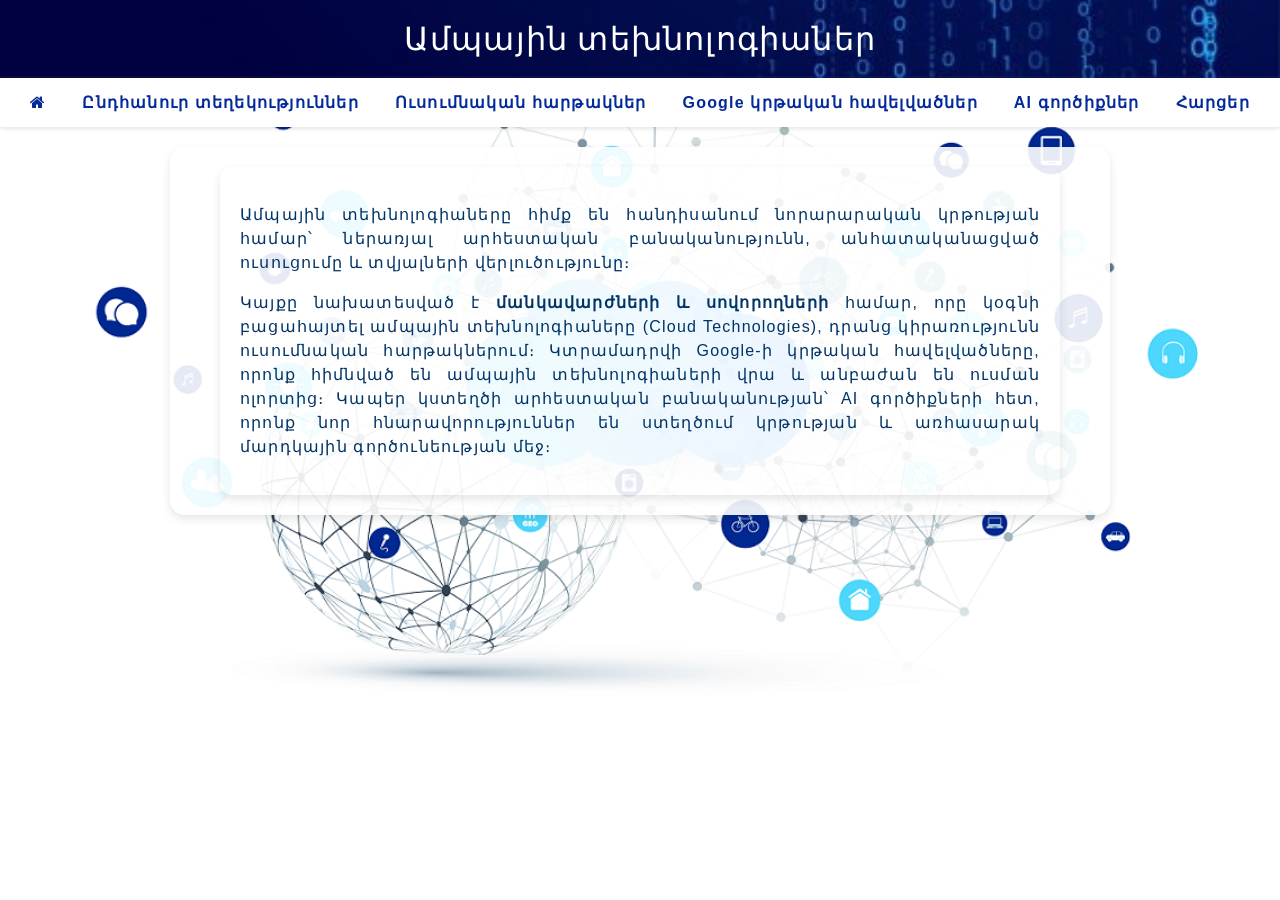
<file: index.html>
<!DOCTYPE html>
<html lang="hy">
<head>
<meta charset="UTF-8">
  <title>Ամպային տեխնոլոգիաներ</title>
  <link rel="stylesheet" href="style.css">
  <style>
  header {
      background:url(./img/secure-database-cloud-computing-background-with-digital-tech-lines_1017-53335.jpg);
      background-position: bottom;
      background-repeat: no-repeat;
      background-size: cover;
      color: white;
      text-align: center;
      padding: 20px 0;
      font-size: 2em;
      box-shadow: 0 4px 6px rgba(0,0,0,0.1);
       font-family: "Playwrite NZ Basic", cursive;
  font-optical-sizing: auto;
  font-weight: 300;
  font-style: normal;
  }

  .header-style {
    background-color: transparent; /* հանում է ցանկացած ֆոն */
    color: #4a90e2;
    text-align: center;
    padding: 20px 0;
    font-size: 2em;
    box-shadow: none;
  }

  .intro {
    text-align: center;
    max-width: 800px;
    margin: 0 auto;
    padding: 20px;
    background-color: transparent; /* հիմնական ֆոնը թափանցիկ դարձնում */
  }

  .intro p {
    background-color: transparent; /* <p> ֆոնը նույնպես թափանցիկ */
  }
  .text{text-align: justify;
  line-height:1.5}
</style>
<link rel="stylesheet" href="https://cdnjs.cloudflare.com/ajax/libs/font-awesome/4.7.0/css/font-awesome.min.css">
<link rel="stylesheet" href="nav.css">
</head>
<body>

<header>Ամպային տեխնոլոգիաներ</header>

<nav class="home-nav">
  <a href="index.html"><i class="fa fa-home"></i></a>
  <a href="general.html#general">Ընդհանուր տեղեկություններ</a>
  <a href="platforms.html">Ուսումնական հարթակներ</a>
  <a href="google.html">Google կրթական հավելվածներ</a>
  <a href="ai.html">AI գործիքներ</a>
  <a href="faq.html">Հարցեր</a>
</nav>

<section class="container">
  <div class="intro">
    <!-- <h2 class="header-style">Բարի գալուստ</h2> -->
   
     <p class="text">
      Ամպային տեխնոլոգիաները հիմք են հանդիսանում նորարարական կրթության համար՝
      ներառյալ արհեստական բանականությունն, անհատականացված ուսուցումը և տվյալների
      վերլուծությունը։
    </p>
    <p class="text">
     
 Կայքը նախատեսված է <b>մանկավարժների և սովորողների</b> համար, որը կօգնի բացահայտել ամպային տեխնոլոգիաները (Cloud Technologies), դրանց կիրառությունն ուսումնական հարթակներում։ Կտրամադրվի Google-ի կրթական հավելվածները, որոնք հիմնված են ամպային տեխնոլոգիաների վրա և անբաժան են ուսման ոլորտից։ Կապեր կստեղծի արհեստական բանականության՝ AI գործիքների հետ, որոնք նոր հնարավորություններ են ստեղծում կրթության և առհասարակ մարդկային գործունեության մեջ։
    </p>
   
  </div>
</section>

</body>
</html>
</file>
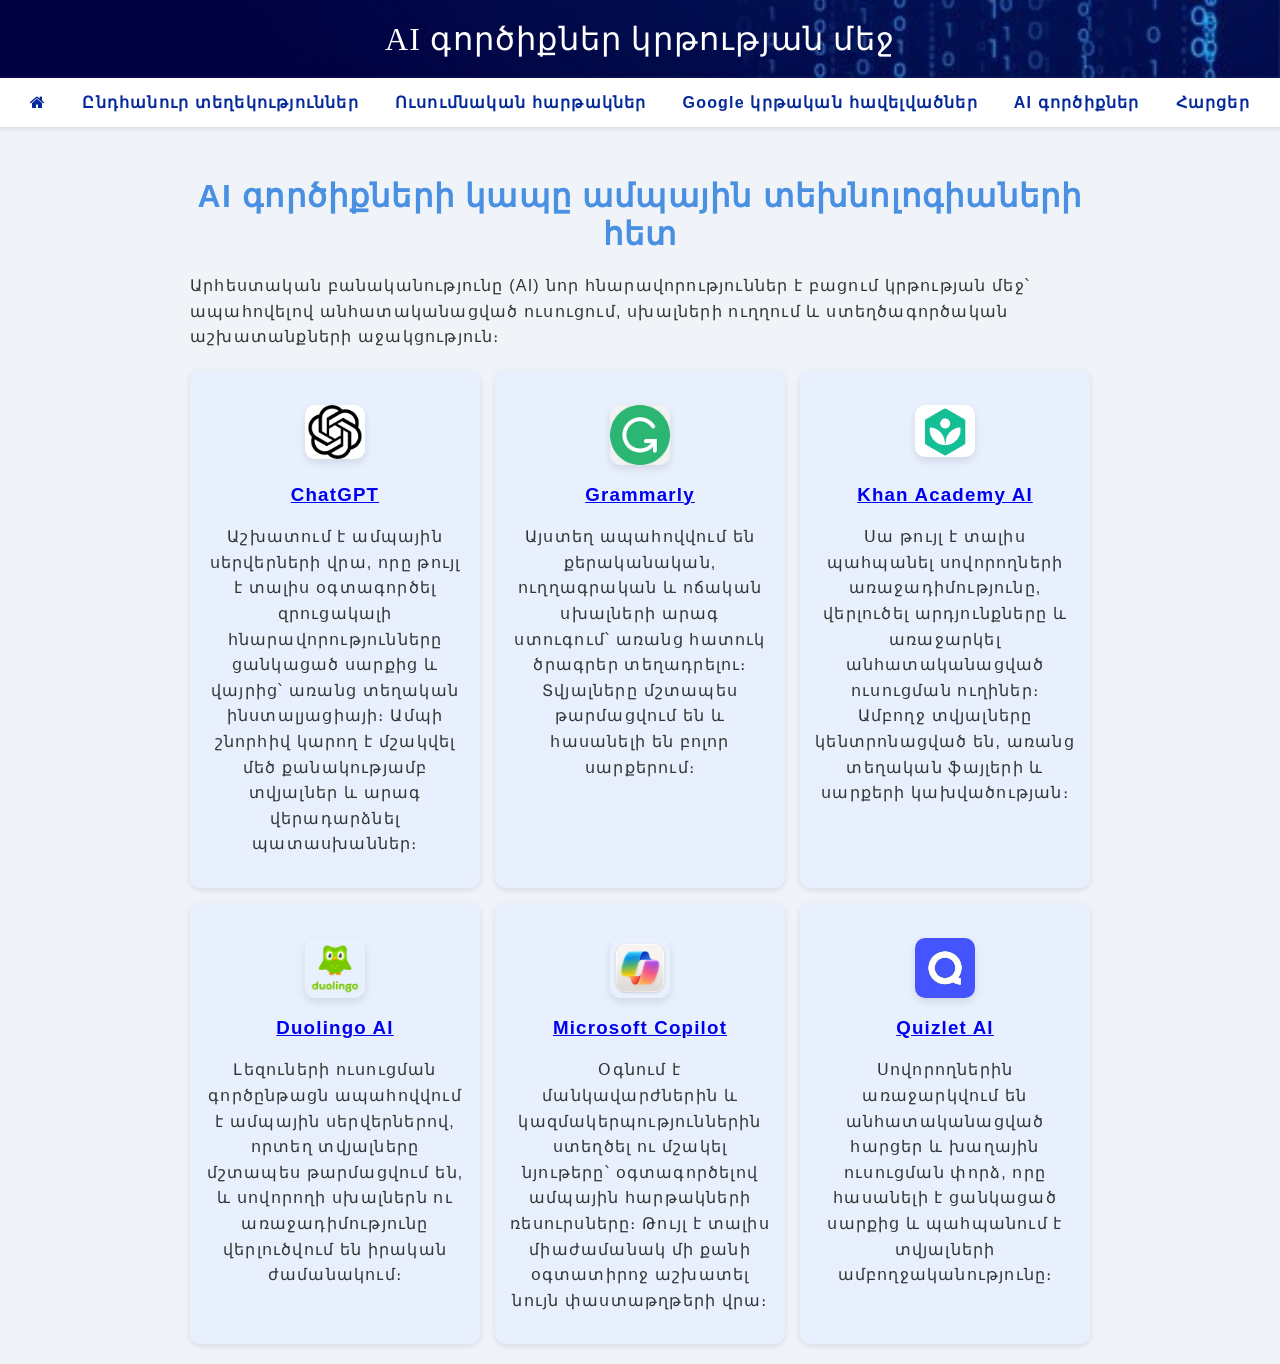
<file: ai.html>
<!DOCTYPE html>
<html lang="hy">
<head>
<meta charset="UTF-8">
<title>AI գործիքներ կրթության մեջ</title>
<style>
  body {
    font-family: Arial, sans-serif;
      letter-spacing: 1.2px;
    background: #f0f4f8;
    margin: 0;
    padding: 0;
    color: #333;
  }

 header {
        background:url(./img/secure-database-cloud-computing-background-with-digital-tech-lines_1017-53335.jpg);
      background-position: bottom;
      background-repeat: no-repeat;
      background-size: cover;
      color: white;
      text-align: center;
      padding: 20px 0;
      font-size: 2em;
      box-shadow: 0 4px 6px rgba(0,0,0,0.1);
       font-family: "Playwrite NZ Basic", cursive;
  font-optical-sizing: auto;
  font-weight: 300;
  font-style: normal;
    }

  
  
  section {
    padding: 20px;
    max-width: 900px;
    margin: 0 auto;
  }

  h2 {
    color: #4a90e2;        /* same as header background */
    text-align: center;
    margin: 30px 0 20px 0;  /* spacing above and below */
    font-size: 2em;         /* similar size as header */
    font-weight: bold;
  }

  details {
    background: #ffffff;
    border-radius: 8px;
    padding: 15px 20px;
    margin-bottom: 15px;
    box-shadow: 0 2px 4px rgba(0,0,0,0.1);
    transition: transform 0.2s;
  }

  details:hover {
    transform: scale(1.02);
  }

  summary {
    font-weight: bold;
    font-size: 1.2em;
    cursor: pointer;
    position: relative;
    padding-left: 25px;
  }

  summary::before {
    content: "🤖";
    position: absolute;
    left: 0;
  }

  p {
    margin-top: 10px;
    line-height: 1.6;
  }

  img {
    width: 100%;
    border-radius: 10px;
    margin-top: 20px;
    box-shadow: 0 4px 8px rgba(0,0,0,0.1);
    display: block;
    margin-left: auto;
    margin-right: auto;
    transition: transform 0.3s; 
  }

  img:hover {
    transform: scale(1.05);
  }



  .ai-tools-grid {
    display: grid;
    grid-template-columns: repeat(auto-fit, minmax(250px, 1fr));
    gap: 15px;
    margin-top: 20px;
  }

  .ai-card {
    background: #e8f0fe;
    padding: 15px;
    border-radius: 10px;
    box-shadow: 0 2px 6px rgba(0,0,0,0.1);
    text-align: center;
    transition: transform 0.2s;
  }

  .ai-card:hover {
    transform: translateY(-5px);
  }

  .ai-card img {
    width: 60px;
    margin-bottom: 10px;
    border-radius: 10px;
    cursor: pointer; 
  }
  nav a {
    text-decoration: none;
    color: #03299a !important;
    font-weight: bold;
    margin: 0 15px;
    transition: color 0.3s;
}
.ai-card div{height:60px}
</style>
<link rel="stylesheet" href="https://cdnjs.cloudflare.com/ajax/libs/font-awesome/4.7.0/css/font-awesome.min.css">
<link rel="stylesheet" href="nav.css">
</head>

<body>
<header>AI գործիքներ կրթության մեջ</header>

<nav class="home-nav">
   <a href="index.html"><i class="fa fa-home"></i></a>
  <a href="general.html#general">Ընդհանուր տեղեկություններ</a>
  <a href="platforms.html">Ուսումնական հարթակներ</a>
  <a href="google.html">Google կրթական հավելվածներ</a>
  <a href="ai.html">AI գործիքներ</a>
  <a href="faq.html">Հարցեր</a>
</nav>

<section>
  <h2>AI գործիքների կապը ամպային տեխնոլոգիաների հետ</h2>
  <p>
    Արհեստական բանականությունը (AI) նոր հնարավորություններ է բացում կրթության մեջ՝
    ապահովելով անհատականացված ուսուցում, սխալների ուղղում և ստեղծագործական աշխատանքների աջակցություն։
  </p>

<div class="ai-tools-grid">
  <div class="ai-card">
    <div>
        <a href="https://chat.openai.com/" target="_blank">
      <img src="images/chatgpt.png" alt="ChatGPT">
    </a>
    </div>
  
    <h3>  <a href="https://chat.openai.com/" target="_blank">ChatGPT</a></h3>
    <p>Աշխատում է ամպային սերվերների վրա, որը թույլ է տալիս օգտագործել զրուցակալի հնարավորությունները ցանկացած սարքից և վայրից՝ առանց տեղական ինստալյացիայի։ Ամպի շնորհիվ կարող է մշակվել մեծ քանակությամբ տվյալներ և արագ վերադարձնել պատասխաններ։</p>
  </div>

  <div class="ai-card">
    <div>
    <a href="https://www.grammarly.com/" target="_blank">
      <img src="images/grammarly.png" alt="Grammarly">
    </a>
    </div>
    <h3> <a href="https://www.grammarly.com/" target="_blank">Grammarly</a></h3>
    <p>Այստեղ ապահովվում են քերականական, ուղղագրական և ոճական սխալների արագ ստուգում՝ առանց հատուկ ծրագրեր տեղադրելու։ Տվյալները մշտապես թարմացվում են և հասանելի են բոլոր սարքերում։</p>
  </div>

  <div class="ai-card">
    <div>
    <a href="https://www.khanacademy.org/" target="_blank">
      <img src="images/khan.png" alt="Khan Academy AI">
    </a>
    </div>
    <h3> <a href="https://www.khanacademy.org/" target="_blank">Khan Academy AI</a></h3>
    <p>Սա թույլ է տալիս պահպանել սովորողների առաջադիմությունը, վերլուծել արդյունքները և առաջարկել անհատականացված ուսուցման ուղիներ։ Ամբողջ տվյալները կենտրոնացված են, առանց տեղական ֆայլերի և սարքերի կախվածության։</p>
  </div>

  <div class="ai-card">
    <div>
    <a href="https://www.duolingo.com/" target="_blank">
      <img src="images/duolingo.png" alt="Duolingo AI">
    </a>
    </div>
    <h3> <a href="https://www.duolingo.com/" target="_blank">Duolingo AI</a></h3>
    <p>Լեզուների ուսուցման գործընթացն ապահովվում է ամպային սերվերներով, որտեղ տվյալները մշտապես թարմացվում են, և սովորողի սխալներն ու առաջադիմությունը վերլուծվում են իրական ժամանակում։</p>
  </div>

  <div class="ai-card">
    <div>
    <a href="https://www.microsoft.com/en-us/microsoft-365/copilot" target="_blank">
      <img src="images/microsoft.png" alt="Microsoft Copilot">
    </a>
    </div>
    <h3>  <a href="https://www.microsoft.com/en-us/microsoft-365/copilot" target="_blank"> Microsoft Copilot </a></h3>
    <p>Օգնում է մանկավարժներին և կազմակերպություններին ստեղծել ու մշակել նյութերը՝ օգտագործելով ամպային հարթակների ռեսուրսները։ Թույլ է տալիս միաժամանակ մի քանի օգտատիրոջ աշխատել նույն փաստաթղթերի վրա։</p>
  </div>

  <div class="ai-card">
    <div>
    <a href="https://quizlet.com/" target="_blank">
      <img src="images/quizlet.png" alt="Quizlet AI">
    </a>
    </div>
    <h3><a href="https://quizlet.com/" target="_blank"> Quizlet AI</a></h3>
    <p>Սովորողներին առաջարկվում են անհատականացված հարցեր և խաղային ուսուցման փորձ, որը հասանելի է ցանկացած սարքից և պահպանում է տվյալների ամբողջականությունը։</p>
  </div>
</div>

</section>

</body>
</html>
</file>
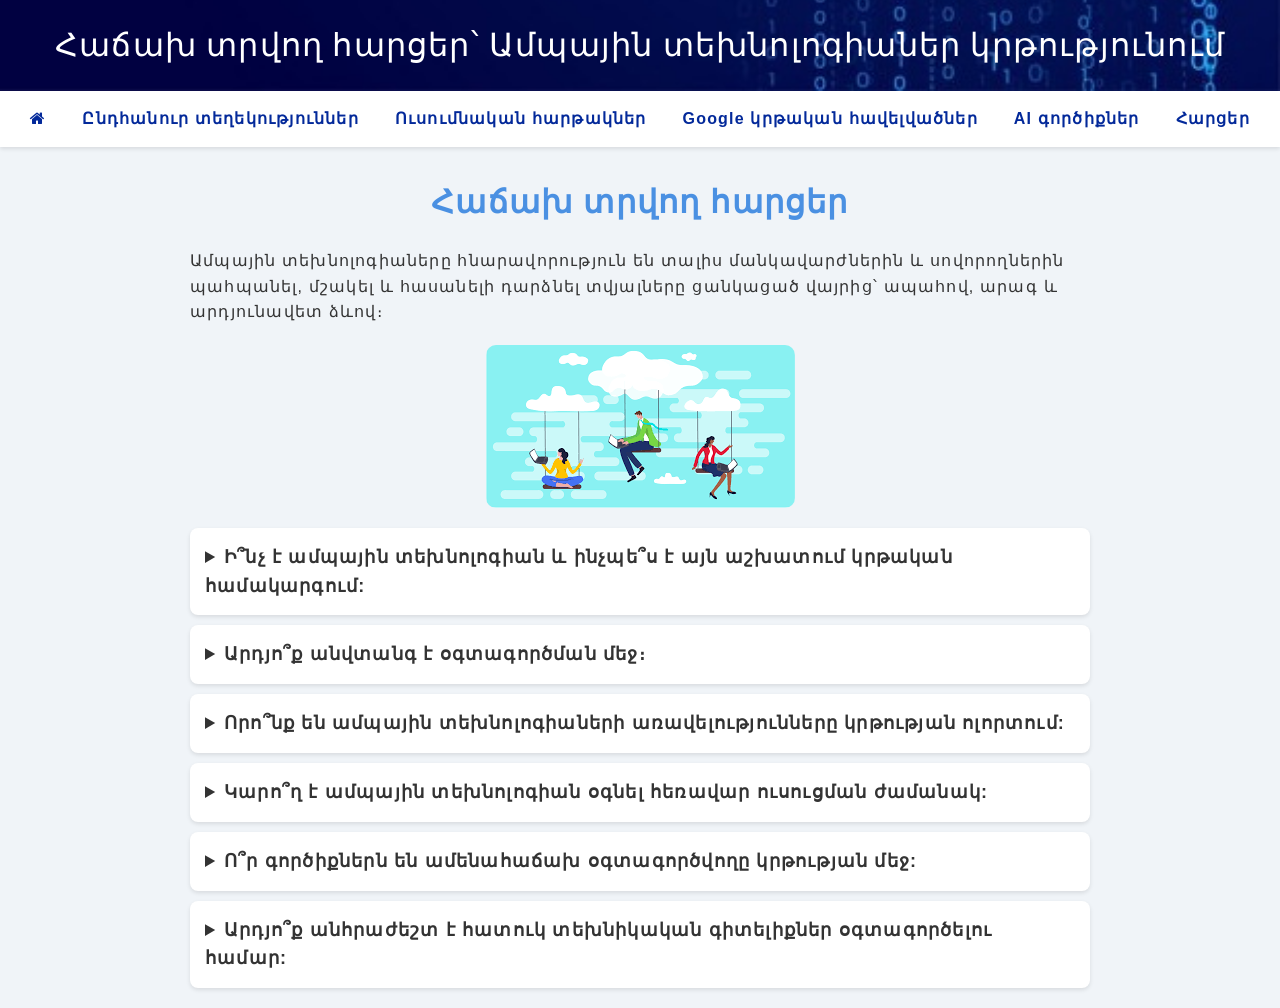
<file: faq.html>
<!DOCTYPE html>
<html lang="hy">
<head>
<meta charset="UTF-8">
<title>Հաճախ տրվող հարցեր՝ Ամպային տեխնոլոգիաներ</title>
<style>
  body {
    font-family: Arial, sans-serif;
      letter-spacing: 1.2px;
    margin: 0;
    background: #f0f4f8;
    color: #333;
    line-height: 1.6;
  }

 header {
      background:url(./img/secure-database-cloud-computing-background-with-digital-tech-lines_1017-53335.jpg);
      background-position: bottom;
      background-repeat: no-repeat;
      background-size: cover;
      color: white;
      text-align: center;
      padding: 20px 0;
      font-size: 2em;
      box-shadow: 0 4px 6px rgba(0,0,0,0.1);
       font-family: "Playwrite NZ Basic", cursive;
  font-optical-sizing: auto;
  font-weight: 300;
  font-style: normal;
    }


  section {
    max-width: 900px;
    margin: 20px auto;
    padding: 0 20px;
  }

  /* ===== h2 styling for page headings ===== */
  h2 {
    color: #4a90e2;        /* same as header background */
    text-align: center;
    margin: 30px 0 20px 0;  /* spacing above and below */
    font-size: 2em;         /* similar size as header */
    font-weight: bold;
  }

  details {
    background: #fff;
    border-radius: 8px;
    margin: 10px 0;
    padding: 15px;
    box-shadow: 0 2px 4px rgba(0,0,0,0.1);
    cursor: pointer;
    transition: transform 0.2s;
  }

  details:hover {
    transform: scale(1.02);
  }

  summary {
    font-weight: bold;
    font-size: 18px;
    outline: none;
  }

  img {
    max-width: 100%;
    margin: 15px 0;
    border-radius: 10px;
  }

  .faq-image {
    display: block;
    margin: 20px auto;
  }
nav a {
    text-decoration: none;
    color: #03299a !important;
    font-weight: bold;
    margin: 0 15px;
    transition: color 0.3s;
}
</style>
<link rel="stylesheet" href="https://cdnjs.cloudflare.com/ajax/libs/font-awesome/4.7.0/css/font-awesome.min.css">
<link rel="stylesheet" href="nav.css">
</head>
<body>

<header>Հաճախ տրվող հարցեր՝ Ամպային տեխնոլոգիաներ կրթությունում</header>

<nav class="home-nav">
   <a href="index.html"><i class="fa fa-home"></i></a>
  <a href="general.html#general">Ընդհանուր տեղեկություններ</a>
  <a href="platforms.html">Ուսումնական հարթակներ</a>
  <a href="google.html">Google կրթական հավելվածներ</a>
  <a href="ai.html">AI գործիքներ</a>
  <a href="faq.html">Հարցեր</a>
</nav>

<section>

<h2>Հաճախ տրվող հարցեր</h2>
<p>Ամպային տեխնոլոգիաները հնարավորություն են տալիս մանկավարժներին և սովորողներին պահպանել, մշակել և հասանելի դարձնել տվյալները ցանկացած վայրից՝ ապահով, արագ և արդյունավետ ձևով։</p>

<img src="images/cloud_education.png" alt="Cloud Education Illustration" class="faq-image">



<details>
  <summary>Ի՞նչ է ամպային տեխնոլոգիան և ինչպե՞ս է այն աշխատում կրթական համակարգում:</summary>
  <p>Ամպային տեխնոլոգիաները հզոր սերվերների ցանց է, որը թույլ է տալիս տվյալներ ու ծրագրեր պահել ինտերնետում, որն էլ հնարավորություն է տալիս մանկավարժներին և սովորողներին աշխատել ցանկացած վայրից և ցանկացած սարքով:</p>
</details>

<details>
  <summary>Արդյո՞ք անվտանգ է օգտագործման մեջ։</summary>
  <p>Այո, եթե օգտագործվեն վավերացված ծառայություններ և պահպանվեն անվտանգության կանոնները, տվյալները պաշտպանված կլինեն չարամիտ անձանցից:</p>
</details>

<details>
  <summary>Որո՞նք են ամպային տեխնոլոգիաների առավելությունները կրթության ոլորտում:</summary>
  <p>- Հեշտ հասանելիություն ցանկացած վայրից<br>
     - Տվյալների անվտանգ պահպանում<br>
     - Համագործակցություն մանկավարժների և սովորողների միջև<br>
     - Տեխնոլոգիական ռեսուրսների արդյունավետ օգտագործում:</p>
</details>

<details>
  <summary>Կարո՞ղ է ամպային տեխնոլոգիան օգնել հեռավար ուսուցման ժամանակ:</summary>
  <p>Այո, ամպային լուծումները թույլ են տալիս իրական ժամանակում հետևել առաջընթացին, համատեղ աշխատանք կատարել նախագծերի վրա, և կատարել առցանց գնահատումներ:</p>
</details>

<details>
  <summary>Ո՞ր գործիքներն են ամենահաճախ օգտագործվողը կրթության մեջ:</summary>
  <p>Մանրամասներ՝ Google Drive, Microsoft OneDrive, Zoom, Moodle, Blackboard և այլն, որոնք ապահովում են ֆայլերի պահպանում, համագործակցություն և դասավանդման կառավարում:</p>
</details>

<details>
  <summary>Արդյո՞ք անհրաժեշտ է հատուկ տեխնիկական գիտելիքներ օգտագործելու համար:</summary>
  <p>Ոչ, շատ ամպային ծառայություններ ունեն հեշտ օգտագործվող ինտերֆեյս, որոնք հասանելի են բոլորի համար:</p>
</details>

</section>

</body>
</html>
</file>
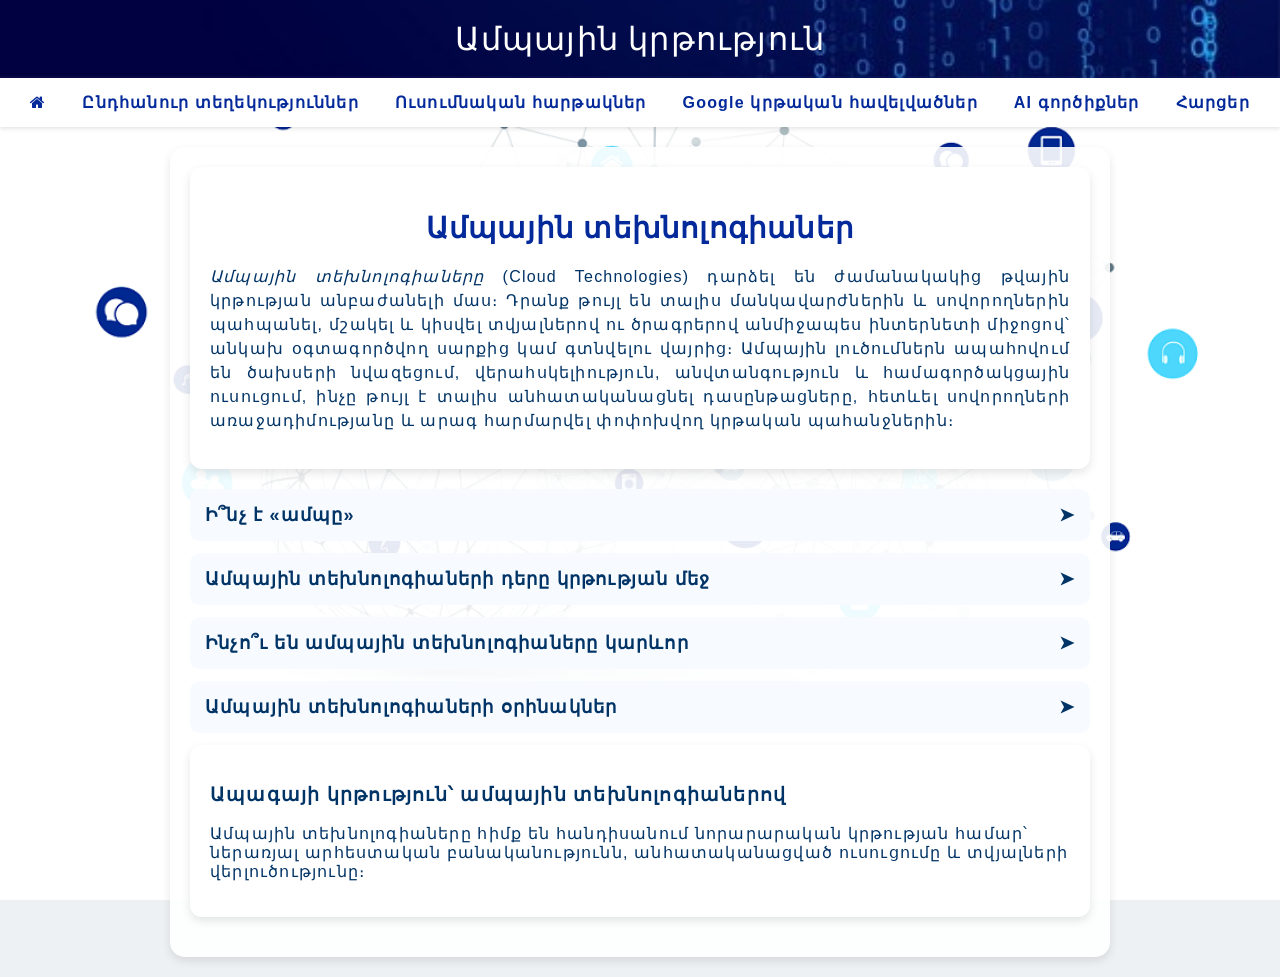
<file: general.html>
<!DOCTYPE html>
<html lang="hy">
<head>
 <meta charset="UTF-8">
  <title>Ամպային կրթություն</title>
  <link rel="stylesheet" href="style.css">
  <style>
   
      h2 {
    text-align: center;       
    font-size: 1.8em;        
    font-weight: bold;
    color: #03299a;          
    background: none;        
    padding: 0;               
    margin-bottom: 20px;
  }
  .text{
    text-align: justify;
    line-height: 1.5;
  }
  </style>
<link rel="preconnect" href="https://fonts.googleapis.com">
<link rel="preconnect" href="https://fonts.gstatic.com" crossorigin>
<link href="https://fonts.googleapis.com/css2?family=Gravitas+One&display=swap" rel="stylesheet">
<link rel="stylesheet" href="https://cdnjs.cloudflare.com/ajax/libs/font-awesome/4.7.0/css/font-awesome.min.css">
<link rel="stylesheet" href="nav.css">
</head>

<body>

<header>
  Ամպային կրթություն
  
</header>


<nav class="home-nav">
   <a href="index.html"><i class="fa fa-home"></i></a>
  <a href="general.html#general">Ընդհանուր տեղեկություններ</a>
  <a href="platforms.html">Ուսումնական հարթակներ</a>
  <a href="google.html">Google կրթական հավելվածներ</a>
  <a href="ai.html">AI գործիքներ</a>
  <a href="faq.html">Հարցեր</a>
</nav>

<!-- Main landing section -->
<section id="general" class="container">

  <!-- Intro always visible -->
  <div class="intro">
    <h2>Ամպային տեխնոլոգիաներ</h2>
    <p class="text">
     <i> Ամպային տեխնոլոգիաները</i> (Cloud Technologies) դարձել են ժամանակակից թվային կրթության անբաժանելի մաս։ Դրանք թույլ են տալիս մանկավարժներին և սովորողներին պահպանել, մշակել և կիսվել տվյալներով ու ծրագրերով անմիջապես ինտերնետի միջոցով՝ անկախ օգտագործվող սարքից կամ գտնվելու վայրից։ Ամպային լուծումներն ապահովում են ծախսերի նվազեցում, վերահսկելիություն, անվտանգություն և համագործակցային ուսուցում, ինչը թույլ է տալիս անհատականացնել դասընթացները, հետևել սովորողների առաջադիմությանը և արագ հարմարվել փոփոխվող կրթական պահանջներին։
    </p>
  </div>

  <!-- All details closed by default except first -->
  <details>
    <summary>Ի՞նչ է «ամպը»</summary>
    <p>
      «Ամպ» ասելով հասկանում ենք ինտերնետում գտնվող հզոր սերվերների ցանց, որտեղ
      կարող են պահպանվել դասագրքեր, ուսումնական նյութեր, տեսադասեր, թեստեր և
      ամբողջական կրթական հարթակներ։
    </p>
  </details>

  <details>
    <summary>Ամպային տեխնոլոգիաների դերը կրթության մեջ</summary>

    <h4>Մանկավարժների համար</h4>
    <ul>
      <li>Ուսումնական նյութերի կենտրոնացված պահպանում</li>
      <li>Առցանց դասընթացների ստեղծում և կառավարում</li>
      <li>Սովորողների առաջադիմության մշտադիտարկում</li>
      <li>Թեստերի և գնահատման ավտոմատացում</li>
    </ul>

    <h4>Սովորողների համար</h4>
    <ul>
      <li>Ուսումնական նյութերի հասանելիություն 24/7</li>
      <li>Համագործակցություն խմբային աշխատանքներում</li>
      <li>Անհատական ուսուցման տեմպ</li>
      <li>Առցանց հանձնարարությունների հանձնում</li>
    </ul>
  </details>

  <details>
    <summary>Ինչո՞ւ են ամպային տեխնոլոգիաները կարևոր</summary>
    <ul>
      <li><b>Ծախսերի նվազեցում</b> – կրթական հաստատությունները կարող են աշխատել առանց թանկարժեք սերվերների և ենթակառուցվածքների ձեռքբերման։</li>
      <li><b>Ճկունություն և մասշտաբավորում</b>-  հեշտությամբ կարելի է ավելացնել կամ հարմարեցնել ծառայությունները ըստ պահանջների։</li>
      <li><b>Անվտանգություն</b> - տվյալներն անվտանգ պահպանվում են և վերահսկելի են մուտքի մակարդակներով։</li>
      <li><b>Համագործակցական ուսուցում</b> - մանկավարժներն ու սովորողները կարող են միաժամանակ աշխատել նույն նյութերի վրա, կիսվել նյութերով և հետևել առաջադիմությանը։</li>
    </ul>
  </details>

  <details>
    <summary>Ամպային տեխնոլոգիաների օրինակներ</summary>
    <ul>
      <li><b>LMS համակարգեր(Learning Management Systems)</b> – ուսուցման և դասընթացների կառավարման կենտրոնացված հարթակներ։</li>
      <li><b>Վիրտուալ դասասենյակներ</b> – առցանց դասերի համար ստեղծված միջավայրեր, որտեղ մանկավարժներն ու սովորողները կարող են իրական ժամանակում համագործակցել։</li>
      <li><b>Ամպային փաստաթղթեր</b> – փաստաթղթերի ստեղծում, խմբագրում և պահպանում ինտերնետի միջոցով, առանց տեղական սարքերի կախվածության։</li>
      <li><b>Թեստավորման համակարգեր</b> – առցանց քննություններ և գնահատման գործիքներ, որոնք հեշտացնում են ուսուցման և գնահատման գործընթացը։</li>
    </ul>
  </details>

  <!-- Future-focused conclusion -->
  <div class="future">
    <h3>Ապագայի կրթություն՝ ամպային տեխնոլոգիաներով</h3>
    <p>
      Ամպային տեխնոլոգիաները հիմք են հանդիսանում նորարարական կրթության համար՝
      ներառյալ արհեստական բանականությունն, անհատականացված ուսուցումը և տվյալների
      վերլուծությունը։
    </p>
  </div>

</section>

<!-- JS to ensure page always loads at top -->
<script>
  window.onload = function() {
    window.scrollTo(0, 0);
  };
  // Accordion behavior: միայն մեկ <details> բաց լինի
  const detailsElements = document.querySelectorAll('section.container details');

  detailsElements.forEach((detail) => {
    detail.addEventListener('click', () => {
      detailsElements.forEach((other) => {
        if (other !== detail) {
          other.removeAttribute('open');
        }
      });
    });
  });

</script>

</body>
</html>
</file>
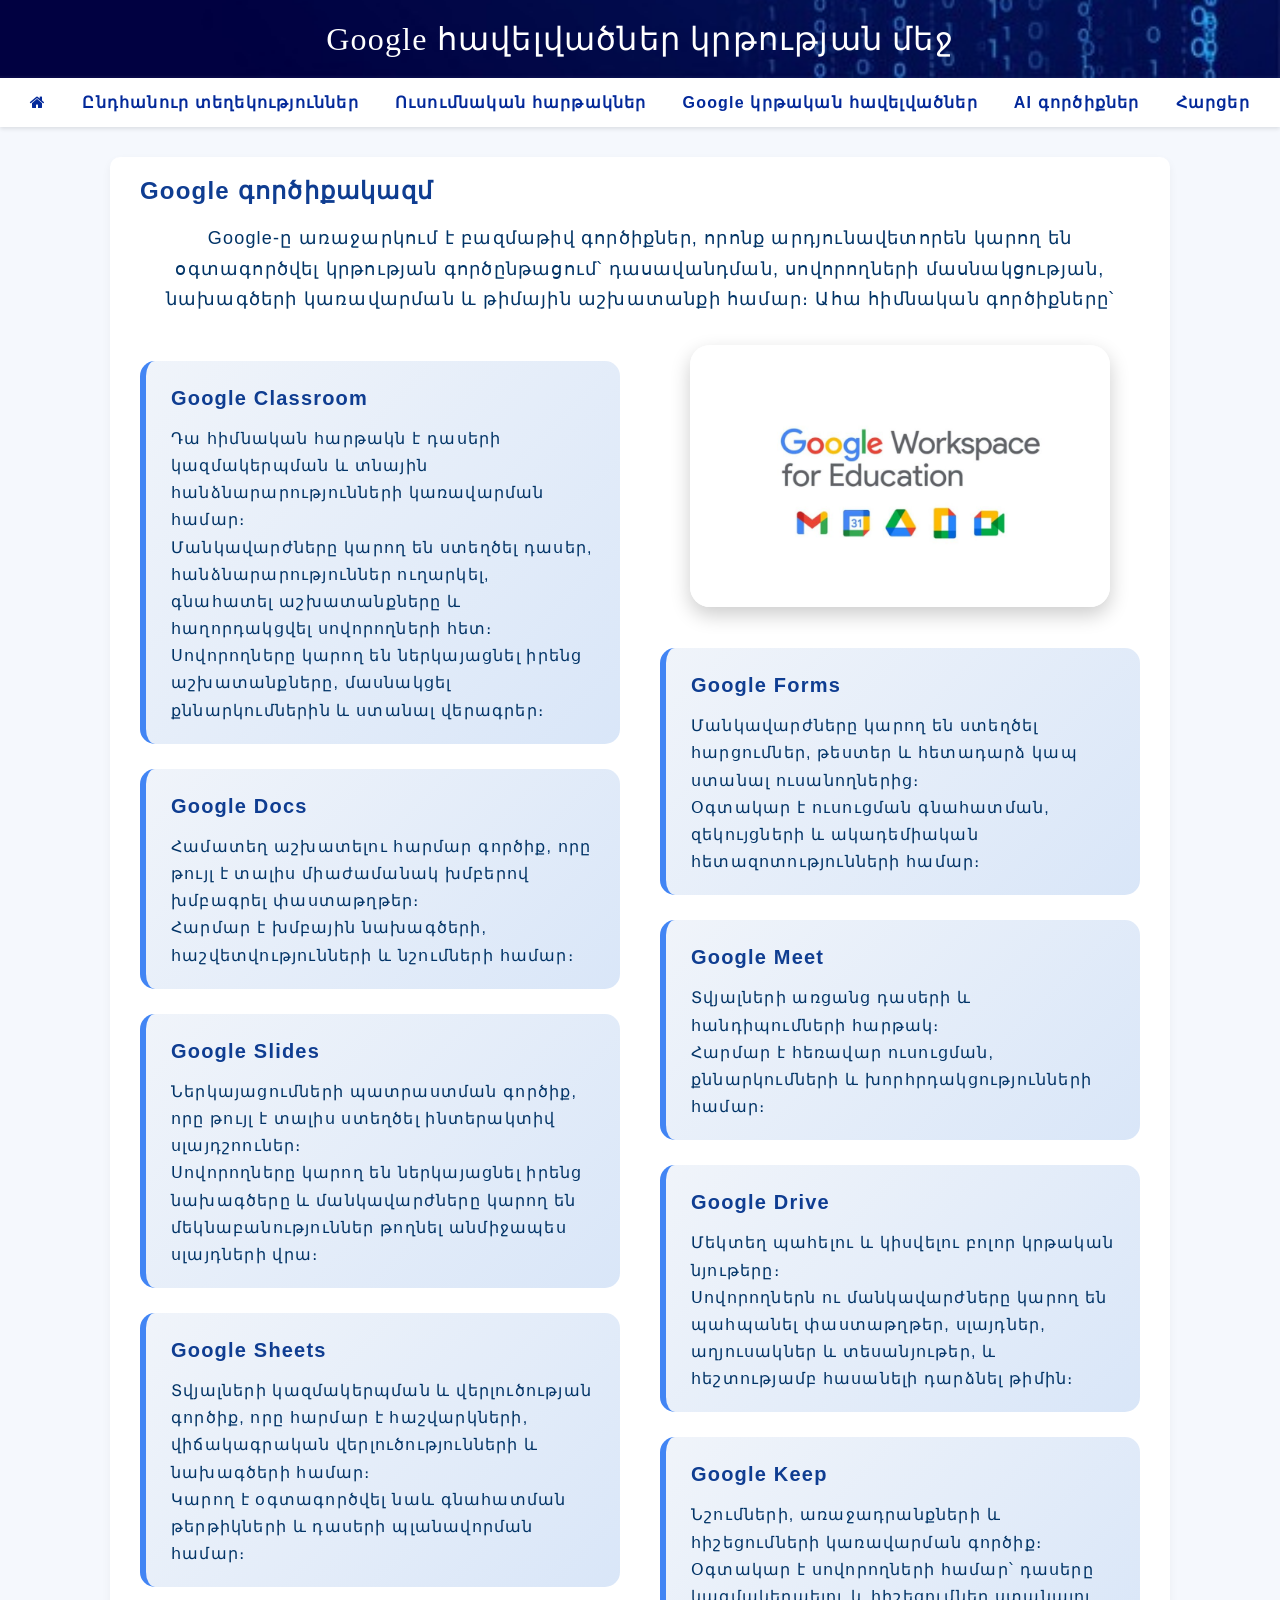
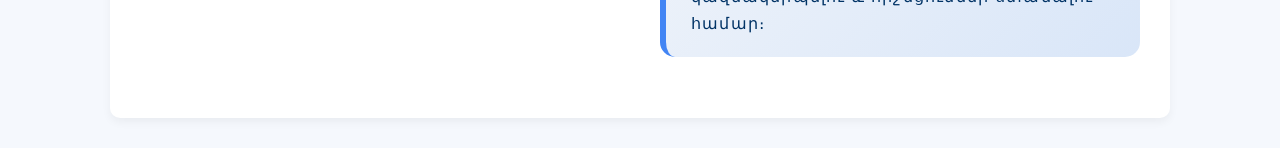
<file: google.html>
<!DOCTYPE html>
<html lang="hy">
<head>
<meta charset="UTF-8">
<title>Google կրթական հավելվածներ</title>
<style>
/* ===== Google Fonts ===== */
@import url('https://fonts.googleapis.com/css2?family=Roboto:wght@400;500;700&display=swap');

/* ===== Body & Global Styling ===== */
html {
    scroll-behavior: smooth;
}
body {
   letter-spacing: 1.2px;
    font-family: Arial, sans-serif;
    margin: 0;
    padding: 0;
    color: #003366;
    background: #f5f8fd;
    background-size: cover;
    background-position: center;
    background-attachment: fixed;
    transition: background 0.5s ease-in-out;
}
 header {
         background:url(./img/secure-database-cloud-computing-background-with-digital-tech-lines_1017-53335.jpg);
      background-position: bottom;
      background-repeat: no-repeat;
      background-size: cover;
      color: white;
      text-align: center;
      padding: 20px 0;
      font-size: 2em;
      box-shadow: 0 4px 6px rgba(0,0,0,0.1);
       font-family: "Playwrite NZ Basic", cursive;
  font-optical-sizing: auto;
  font-weight: 300;
  font-style: normal;
    }
/* ===== Header ===== */
header {
  background-color: #4a90e2;
  color: white;
  text-align: center;
  padding: 20px 0;
  font-size: 2em;
  box-shadow: 0 4px 6px rgba(0,0,0,0.1);
}

/* ===== Section ===== */
  section {
    max-width: 1000px;
    margin: 30px auto;
    background: white;
    padding: 20px 30px;
    border-radius: 10px;
    box-shadow: 0 4px 10px rgba(0,0,0,0.05);
    transition: transform 0.3s, box-shadow 0.3s;
  }
  .info {
    background: white;
    width: 90%;
    max-width: 700px;
    max-height: 85vh; /* Էկրանի բարձրության 85%-ը */
    border-radius: 12px;
    position: relative; /* Ոչ թե fixed, այլ relative */
    padding: 20px;
    overflow-y: auto;   /* Սա միացնում է սքրոլը */
    box-shadow: 0 10px 30px rgba(0,0,0,0.3);
}

  section:hover {
    
    box-shadow: 0 8px 20px rgba(0,0,0,0.1);
  }

h2 {
  color: #0f3d91; /* matches header background */
  text-align: center;
  margin-bottom: 20px;
  font-size: 2em; /* optional: make it closer to header size */
  font-weight: bold; /* optional: match header weight */
}

section p {
    text-align: center;
    font-size: 18px;
    line-height: 1.7;
    margin-bottom: 30px;
    color: #003366;
}

/* ===== Tools Layout ===== */
.tools-layout {
    display: flex;
    flex-wrap: wrap;
    gap: 40px;
    justify-content: center;
    align-items: flex-start;
}

.tools-text,
.tools-image {
    flex: 1;
    min-width: 320px;
    display: flex;
    flex-direction: column;
    align-items: center;
}

/* ===== List / Card Styling ===== */
.tools-text ol,
.tools-image ol {
    width: 100%;
    padding-left: 0;
}

.tools-text li,
.tools-image li {
    list-style: none;
    margin-bottom: 25px;
    padding: 20px 25px;
    background: linear-gradient(135deg, #f0f4fa, #d9e6f8);
    border-radius: 15px;
    border-left: 6px solid #4285F4;
    font-size: 16px;
    line-height: 1.7;
    color: #003366;
    position: relative;
    overflow: hidden;
    cursor: pointer;
    transition: all 0.4s ease;
    opacity: 0;
    transform: translateY(20px);
}

.tools-text li:hover,
.tools-image li:hover {
    transform: translateY(-5px);
    box-shadow: 0 10px 20px rgba(66,133,244,0.3);
    border-left-color: #0f3d91;
}

.tools-text li strong,
.tools-image li strong {
    display: block;
    margin-bottom: 10px;
    font-size: 20px;
    color: #0f3d91;
}

/* ===== Main Image ===== */
.main-image {
    width: 100%;
    max-width: 420px;
    border-radius: 20px;
    box-shadow: 0 8px 20px rgba(0,0,0,0.2);
    margin-bottom: 25px;
    transition: transform 0.5s;
}

.main-image:hover {
    transform: scale(1.05) rotate(-1deg);
}



#fon{position: fixed;
    top: 0;
    left: 0;
    width: 100%;
    height: 100vh;
    background: rgba(0, 0, 0, 0.8);
    display: flex;
    justify-content: center;
    align-items: center;
    z-index: 999;
    transform: scale(0);
    transition: 0.4s;}
#x{position: fixed; /* Սա ամենակարևորն է. սքրոլ անելիս X-ը կմնա վերևում */
    top: 20px;
  right:20px ;
    font-size: 28px;
    font-weight: bold;
    cursor: pointer;
    color: #333;
    z-index: 10;
    background: white; /* Որպեսզի տեքստի վրայով անցնելիս տակը չերևա */
    padding: 5px 10px;
    border-radius: 50%;}

table{width: 100%;text-align: left; margin: 10px 0; padding: 0;}
td{padding: 3px 0;}
li{padding: 3px 0; list-style: none;}
ul{padding-left: 0;margin: 10px 0;}
h2{font-size: 24px;text-align: left; margin: 0px;}


/* ===== Animations ===== */
@keyframes fadeInUp {
    to {
        opacity: 1;
        transform: translateY(0);
    }
}

.tools-text li:nth-of-type(1),
.tools-image li:nth-of-type(1) { animation: fadeInUp 0.6s forwards 0.2s; }
.tools-text li:nth-of-type(2),
.tools-image li:nth-of-type(2) { animation: fadeInUp 0.6s forwards 0.4s; }
.tools-text li:nth-of-type(3),
.tools-image li:nth-of-type(3) { animation: fadeInUp 0.6s forwards 0.6s; }
.tools-text li:nth-of-type(4),
.tools-image li:nth-of-type(4) { animation: fadeInUp 0.6s forwards 0.8s; }

/* ===== Responsive ===== */
@media (max-width: 768px) {
    .tools-layout {
        flex-direction: column;
        align-items: center;
    }
    nav {
        width: 95%;
    }
    .tools-text ol,
    .tools-image ol {
        max-width: 95%;
    }
}
</style>
<link rel="stylesheet" href="https://cdnjs.cloudflare.com/ajax/libs/font-awesome/4.7.0/css/font-awesome.min.css">
<link rel="stylesheet" href="nav.css">
</head>
<body>

<header>Google հավելվածներ կրթության մեջ</header>

<nav class="home-nav">
   <a href="index.html"><i class="fa fa-home"></i></a>
  <a href="general.html#general">Ընդհանուր տեղեկություններ</a>
  <a href="platforms.html">Ուսումնական հարթակներ</a>
  <a href="google.html">Google կրթական հավելվածներ</a>
  <a href="ai.html">AI գործիքներ</a>
  <a href="faq.html">Հարցեր</a>
</nav>

<section>
<h2>Google գործիքակազմ</h2>
<p>Google-ը առաջարկում է բազմաթիվ գործիքներ, որոնք արդյունավետորեն կարող են օգտագործվել կրթության գործընթացում՝ դասավանդման, սովորողների մասնակցության, նախագծերի կառավարման և թիմային աշխատանքի համար։ Ահա հիմնական գործիքները՝</p>

<div class="tools-layout">

  <div class="tools-text">
    <ol>
      <li class="popup" id="1">
        <strong>Google Classroom</strong>
        Դա հիմնական հարթակն է դասերի կազմակերպման և տնային հանձնարարությունների կառավարման համար։<br>
        Մանկավարժները կարող են ստեղծել դասեր, հանձնարարություններ ուղարկել, գնահատել աշխատանքները և հաղորդակցվել սովորողների հետ։<br>
        Սովորողները կարող են ներկայացնել իրենց աշխատանքները, մասնակցել քննարկումներին և ստանալ վերագրեր։
      </li>
      <li class="popup" id="2">
        <strong>Google Docs</strong>
        Համատեղ աշխատելու հարմար գործիք, որը թույլ է տալիս միաժամանակ խմբերով խմբագրել փաստաթղթեր։<br>
        Հարմար է խմբային նախագծերի, հաշվետվությունների և նշումների համար։
      </li>
      <li class="popup" id="3">
        <strong>Google Slides</strong>
        Ներկայացումների պատրաստման գործիք, որը թույլ է տալիս ստեղծել ինտերակտիվ սլայդշոուներ։<br>
        Սովորողները կարող են ներկայացնել իրենց նախագծերը և մանկավարժները կարող են մեկնաբանություններ թողնել անմիջապես սլայդների վրա։
      </li>
      <li class="popup" id="4">
        <strong>Google Sheets</strong>
        Տվյալների կազմակերպման և վերլուծության գործիք, որը հարմար է հաշվարկների, վիճակագրական վերլուծությունների և նախագծերի համար։<br>
        Կարող է օգտագործվել նաև գնահատման թերթիկների և դասերի պլանավորման համար։
      </li>
    </ol>
  </div>

  <div class="tools-image">
    <img src="images/image4.png" alt="Google tools" class="main-image">
    <ol>
      <li class="popup" id="5">
        <strong>Google Forms</strong>
        Մանկավարժները կարող են ստեղծել հարցումներ, թեստեր և հետադարձ կապ ստանալ ուսանողներից։<br>
        Օգտակար է ուսուցման գնահատման, զեկույցների և ակադեմիական հետազոտությունների համար։
      </li>
      <li class="popup" id="6">
        <strong>Google Meet</strong>
        Տվյալների առցանց դասերի և հանդիպումների հարթակ։<br>
        Հարմար է հեռավար ուսուցման, քննարկումների և խորհրդակցությունների համար։
      </li>
      <li class="popup" id="7">
        <strong>Google Drive</strong>
        Մեկտեղ պահելու և կիսվելու բոլոր կրթական նյութերը։<br>
        Սովորողներն ու մանկավարժները կարող են պահպանել փաստաթղթեր, սլայդներ, աղյուսակներ և տեսանյութեր, և հեշտությամբ հասանելի դարձնել թիմին։
      </li>
      <li class="popup" id="8">
        <strong>Google Keep</strong>
        Նշումների, առաջադրանքների և հիշեցումների կառավարման գործիք։<br>
        Օգտակար է սովորողների համար՝ դասերը կազմակերպելու և հիշեցումներ ստանալու համար։
      </li>
    </ol>
  </div>

</div>
</section>
<div id="fon">
  <div id="x">X</div>
  <div class="info" id="inf">
   
  </div>
</div>
<script src="app.js"></script>
</body>
</html>
</file>
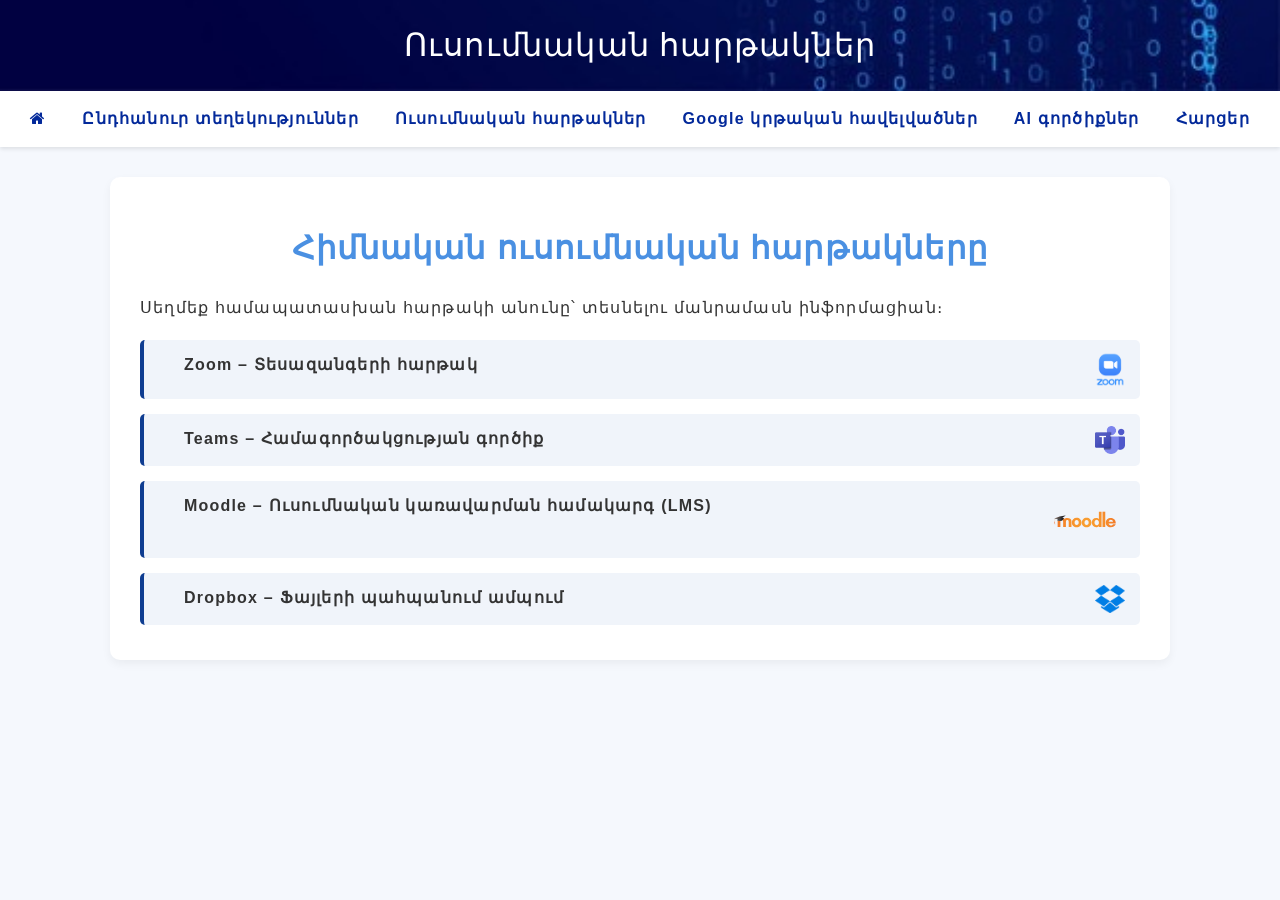
<file: platforms.html>
<!DOCTYPE html>
<html lang="hy">
<head>
<meta charset="UTF-8">
<title>Ուսումնական հարթակներ</title>
<style>
  body {
    font-family: Arial, sans-serif;
   letter-spacing: 1.2px;
    line-height: 1.6;
    margin: 0;
    padding: 0;
    background: #f5f8fd;
    color: #333;
  }

 header {
    background:url(./img/secure-database-cloud-computing-background-with-digital-tech-lines_1017-53335.jpg);
      background-position: bottom;
      background-repeat: no-repeat;
      background-size: cover;
      color: white;
      text-align: center;
      padding: 20px 0;
      font-size: 2em;
      box-shadow: 0 4px 6px rgba(0,0,0,0.1);
       font-family: "Playwrite NZ Basic", cursive;
  font-optical-sizing: auto;
  font-weight: 300;
  font-style: normal;
}


  section {
    max-width: 1000px;
    margin: 30px auto;
    background: white;
    padding: 20px 30px;
    border-radius: 10px;
    box-shadow: 0 4px 10px rgba(0,0,0,0.05);
    transition: transform 0.3s, box-shadow 0.3s;
  }

  section:hover {
    
    box-shadow: 0 8px 20px rgba(0,0,0,0.1);
  }

h2 {
  color: #4a90e2; /* matches header background */
  text-align: center;
  margin-bottom: 20px;
  font-size: 2em; /* optional: make it closer to header size */
  font-weight: bold; /* optional: match header weight */
}

  p {
    margin: 10px 0 20px 0;
  }

  .tools-layout {
    display: flex;
    flex-wrap: wrap;
    gap: 30px;
    align-items: flex-start;
  }

  .tools-text {
    flex: 1;
    min-width: 300px;
  }

  .tools-image {
    flex: 1;
    text-align: center;
    position: relative;
  }

  details {
    margin-bottom: 15px;
    border-left: 4px solid #0f3d91;
    background: #f0f4fa;
    padding: 12px 15px;
    border-radius: 5px;
    transition: transform 0.3s, background 0.3s;
    opacity: 0;
    transform: translateY(20px);
    animation: fadeInUp 0.8s forwards;
  }

  details:hover {
    background: #e0e9ff;
    transform: translateX(5px);
  }

  summary {
    font-weight: bold;
    cursor: pointer;
    position: relative;
    padding-left: 25px;
  }





  details p, details ul {
    margin: 10px 0 0 0;
    padding-left: 15px;
  }

  ul li {
    margin-bottom: 5px;
  }

  .main-image {
    width: 100%;
    max-width: 400px;
    border-radius: 0;
    box-shadow: none;
    transform: none;
    opacity: 1;
    animation: none;
    transition: none;
  }
 header {
      background:url(./img/secure-database-cloud-computing-background-with-digital-tech-lines_1017-53335.jpg);
      background-position: bottom;
      background-repeat: no-repeat;
      background-size: cover;
      color: white;
      text-align: center;
      padding: 20px 0;
      font-size: 2em;
      box-shadow: 0 4px 6px rgba(0,0,0,0.1);
       font-family: "Playwrite NZ Basic", cursive;
  font-optical-sizing: auto;
  font-weight: 300;
  font-style: normal;
    }
  .tools-image::before {
    content: "";
    position: absolute;
    top: 0; left: 0;
    width: 100%; height: 100%;
    background: linear-gradient(135deg, rgba(15,61,145,0.15), rgba(66,133,244,0.15));
    border-radius: 15px;
    pointer-events: none;
  }
summary{
  display: flex !important;
  justify-content: space-between ;
}
nav a {
    text-decoration: none;
    color: #03299a;
    font-weight: bold;
    margin: 0 15px;
    transition: color 0.3s;
}
  @keyframes fadeInUp {
    to { opacity: 1; transform: translateY(0) scale(1);}
  }

  /* fadeIn delays */
  details:nth-of-type(1) { animation-delay: 0.2s; }
  details:nth-of-type(2) { animation-delay: 0.4s; }
  details:nth-of-type(3) { animation-delay: 0.6s; }
  details:nth-of-type(4) { animation-delay: 0.8s; }

  @media (max-width: 768px) {
    .tools-layout {
      flex-direction: column;
    }
    .tools-image {
      margin-top: 20px;
    }
  }
</style>
<link rel="stylesheet" href="https://cdnjs.cloudflare.com/ajax/libs/font-awesome/4.7.0/css/font-awesome.min.css">
<link rel="stylesheet" href="nav.css">
</head>
<body>

<header>Ուսումնական հարթակներ</header>
<nav class="home-nav">
   <a href="index.html"><i class="fa fa-home"></i></a>
  <a href="general.html#general">Ընդհանուր տեղեկություններ</a>
  <a href="platforms.html">Ուսումնական հարթակներ</a>
  <a href="google.html">Google կրթական հավելվածներ</a>
  <a href="ai.html">AI գործիքներ</a>
  <a href="faq.html">Հարցեր</a>
</nav>

<section>
<h2>Հիմնական ուսումնական հարթակները</h2>
<p>Սեղմեք համապատասխան հարթակի անունը՝ տեսնելու մանրամասն ինֆորմացիան։</p>

<div class="tools-layout">
  <div class="tools-text">
    <!-- Zoom -->
    <details>
      <summary><span>Zoom – Տեսազանգերի հարթակ</span> <img src="./img/Zoom-Logo-PNG-Clipart.png" style="width: 30px;" alt=""></summary>
      <p><strong>Նպատակ:</strong> Անվտանգ և արդյունավետ առցանց հանդիպումներ, դասընթացներ և սեմինարներ կազմակերպելու համար։</p>
      <p><strong>Ուսումնական օգտագործումը:</strong></p>
      <ul>
        <li>Մանկավարժները կարող են դասեր անցկացնել առցանց՝ տեսադասերի միջոցով։</li>
        <li>Սովորողները կարող են մասնակցել վիրտուալ դասերին, հարցեր տալ և ինտերակտիվ մասնակցություն ունենալ։</li>
        <li>Zoom-ի հնարավորություններն են screen sharing (էկրանի կիսած) և breakout rooms (պարտադիր խմբային քննարկումներ)։</li>
      </ul>
      <p><strong>Առավելություններ:</strong> Անհատականացված ուսուցում, հեշտ ինտեգրում LMS համակարգերի հետ, առցանց հարմարավետություն։</p>
   <h2>Zoom հարթակի օգտագործման պաշտոնական ուղեցույց</h2>
    <p>Այս ուղեցույցը կօգնի ձեզ արագ կողմնորոշվել Zoom-ի հիմնական գործառույթներում:</p>

    <hr>

    <h2>1. Ներբեռնում և գրանցում</h2>
    <ul>
        <li><strong>Ներբեռնում:</strong> Այցելեք <a href="https://zoom.us/download">zoom.us/download</a> և ներբեռնեք "Zoom Desktop Client"-ը համակարգչի կամ հավելվածը հեռախոսի համար:</li>
        <li><strong>Մուտք:</strong> Սեղմեք <b>Sign Up Free</b>՝ նոր հաշիվ բացելու համար, կամ <b>Sign In</b>, եթե արդեն ունեք հաշիվ (կարող եք օգտագործել Google կամ Facebook հաշիվները):</li>
    </ul>

    <h2>2. Միացում հանդիպմանը (Join)</h2>
    <p>Հանդիպմանը միանալու համար կա երկու հիմնական եղանակ.</p>
    <ol>
        <li>Սեղմել հրավիրողի ուղարկած <strong>հղմանը (Invitation Link)</strong>:</li>
        <li>Բացել Zoom-ը, սեղմել <b>Join</b> և մուտքագրել <strong>Meeting ID</strong>-ն ու գաղտնաբառը (Passcode):</li>
    </ol>

    <h2>3. Հանդիպման կառավարման գործիքներ</h2>
    <table border="1" cellpadding="10">
        <thead>
            <tr>
                <th>Գործիք</th>
                <th>Նկարագրություն</th>
            </tr>
        </thead>
        <tbody>
            <tr>
                <td><b>Mute / Unmute</b></td>
                <td>Միացնել կամ անջատել ձեր խոսափողը:</td>
            </tr>
            <tr>
                <td><b>Start / Stop Video</b></td>
                <td>Կառավարել տեսախցիկի միացումը:</td>
            </tr>
            <tr>
                <td><b>Share Screen</b></td>
                <td>Ցուցադրել ձեր էկրանի պարունակությունը մասնակիցներին:</td>
            </tr>
            <tr>
                <td><b>Chat</b></td>
                <td>Գրավոր հաղորդագրություններ ուղարկել բոլորին կամ անհատապես:</td>
            </tr>
            <tr>
                <td><b>Reactions</b></td>
                <td>Բարձրացնել ձեռք (Raise Hand) կամ արտահայտել էմոցիաներ:</td>
            </tr>
        </tbody>
    </table>

    <h2>4. Zoom AI Companion</h2>
    <blockquote>
        <p>Ժամանակակից Zoom-ն առաջարկում է <b>AI Companion</b> գործիքը, որը կարող է ամփոփել հանդիպման բովանդակությունը և առանձնացնել կարևոր կետերը:</p>
    </blockquote>

    <h2>5. Հանդիպման ավարտ</h2>
    <p>Եթե դուք մասնակից եք, սեղմեք <span style="color: red;"><b>Leave</b></span>: Եթե կազմակերպիչն եք (Host), սեղմեք <b>End</b> և ընտրեք <i>End Meeting for All</i>:</p>

    <hr>
    <h2>6. Լրացուցիչ օգնություն և աջակցում</h2>
    <p>Եթե ունեք տեխնիկական խնդիրներ կամ ցանկանում եք ավելի խորությամբ ուսումնասիրել հարթակը, այցելեք Zoom-ի պաշտոնական ռեսուրսը.</p>
     
        <a href="https://support.zoom.com/hc/en" target="_blank" style="color: #0056b3; font-weight: bold; text-decoration: none;">
            Zoom Support Center
        </a>

    </details>

    <!-- Teams -->
    <details>
      <summary> <span>Teams – Համագործակցության գործիք</span>  <img src="./img/Microsoft_Teams.png" style="width: 30px;" alt=""></summary>
      <p><strong>Նպատակ:</strong> Խումբային համագործակցության և հաղորդակցության կազմակերպում՝ թե՛ ուսումնական, թե՛ աշխատավայրային միջավայրում։</p>
      <p><strong>Ուսումնական օգտագործումը:</strong></p>
      <ul>
        <li>Մանկավարժները կարող են ստեղծել առանձին խմբեր դասերի կամ դասարանների համար։</li>
        <li>Սովորողները կարող են համագործակցել, քննարկումներ վարել, փաստաթղթեր կիսել և միասին նախագծեր կատարել։</li>
        <li>Teams-ն ապահովում է ինտեգրում Office 365-ի հետ՝ Word, Excel, PowerPoint ֆայլերի անմիջական խմբագրում։</li>
      </ul>
      <p><strong>Առավելություններ:</strong> Արագ կապ մանկավարժների և սովորողների միջև, բոլոր ուսումնական նյութերը մեկ հարթակում, զեկույցներ և առաջադրանքների կառավարում։</p>
    <h1>Microsoft Teams հարթակի օգտագործման ուղեցույց</h1>
    <p>Microsoft Teams-ը համագործակցության հզոր հարթակ է, որը միավորում է չաթը, տեսազանգերը և ֆայլերի փոխանակումը:</p>

    <hr>

    <h2>1. Ինչպես սկսել</h2>
    <ul>
        <li><strong>Ներբեռնում:</strong> Այցելեք <a href="https://www.microsoft.com/en-us/microsoft-teams/download-app" target="_blank">Microsoft Teams Download</a> էջը համակարգչի կամ հեռախոսի համար:</li>
        <li><strong>Մուտք:</strong> Օգտագործեք ձեր Microsoft հաշիվը (օրինակ՝ @outlook.com) կամ ձեր կազմակերպության կողմից տրամադրված էլ. փոստը:</li>
    </ul>

    <h2>2. Հիմնական բաժինները (Sidebar)</h2>
    <ul>
        <li><b>Activity (Գործողություններ):</b> Տեսնել բոլոր ծանուցումները, պատասխանները և բաց թողնված զանգերը:</li>
        <li><b>Chat (Չաթ):</b> Անհատական կամ խմբային նամակագրություն գործընկերների հետ:</li>
        <li><b>Teams (Թիմեր):</b> Տեսնել այն խմբերը, որոնց անդամակցում եք և մասնակցել քննարկումներին:</li>
        <li><b>Calendar (Օրացույց):</b> Պլանավորել հանդիպումներ կամ միանալ արդեն նշանակվածներին:</li>
    </ul>

    <h2>3. Տեսահանդիպումների կառավարում</h2>
    <table border="1" cellpadding="10" style="border-collapse: collapse; width: 100%;">
        <thead>
            <tr bgcolor="#f2f2f2">
                <th>Կոճակ / Գործիք</th>
                <th>Նկարագրություն</th>
            </tr>
        </thead>
        <tbody>
            <tr>
                <td><b>Mic / Camera</b></td>
                <td>Միացնել կամ անջատել ձայնը և տեսախցիկը:</td>
            </tr>
            <tr>
                <td><b>Share (Էկրանի ցուցադրում)</b></td>
                <td>Կիսվել էկրանով, պատուհանով կամ PowerPoint պրեզենտացիայով:</td>
            </tr>
            <tr>
                <td><b>Raise Hand (Ձեռք բարձրացնել)</b></td>
                <td>Հայտնել զեկուցողին, որ հարց ունեք՝ առանց ընդհատելու:</td>
            </tr>
            <tr>
                <td><b>Breakout Rooms</b></td>
                <td>Մասնակիցներին բաժանել փոքր աշխատանքային խմբերի (կազմակերպչի համար):</td>
            </tr>
        </tbody>
    </table>

    <h2>4. Ֆայլերի հետ աշխատանք</h2>
    <p>Teams-ը ինտեգրված է <b>OneDrive</b>-ի և <b>SharePoint</b>-ի հետ: Դուք կարող եք ուղարկել ֆայլեր հենց չաթում, և մի քանի հոգով միաժամանակ խմբագրել Word կամ Excel փաստաթղթերը:</p>

    <h2>5. Պաշտոնական աջակցություն</h2>
   
       
        <a href="https://support.microsoft.com/teams" target="_blank" style="color: #6264a7; font-weight: bold; text-decoration: none;">
            Microsoft Teams Support Center
        </a>


    <hr>
    <p align="center">© Microsoft Teams Help Guide</p>
    
    </details>

    <!-- Moodle -->
    <details>
      <summary> <span>Moodle – Ուսումնական կառավարման համակարգ (LMS)</span>  <img src="./img/Moodle-Logo.wine.svg" style="width: 80px;" alt=""></summary>
      <p><strong>Նպատակ:</strong> Առցանց ուսուցման ամբողջական կառավարման և կազմակերպման հարթակ։</p>
      <p><strong>Ուսումնական օգտագործումը:</strong></p>
      <ul>
        <li>Դասերը կարող են ստեղծվել առցանց՝ նյութերով, տեսանյութերով, տեքստային առաջադրանքներով։</li>
        <li>Սովորողները կարող են կատարել առաջադրանքներ, մասնակցել թեստերին և ստանալ գնահատականներ։</li>
        <li>Մանկավարժները կարող են հետևել ուսանողների առաջընթացին և կարգավորել դասացուցակները։</li>
      </ul>
      <p><strong>Առավելություններ:</strong> Համապարփակ ուսուցում, անհատականացված առաջընթացի վերահսկում, լայն հնարավորություններ դասերի կառավարմանը և գնահատմանը։</p>
    <h1>Moodle Ուսումնական հարթակի օգտագործման ուղեցույց</h1>
    <p>Moodle-ը աշխարհի ամենատարածված ուսուցման կառավարման համակարգն է (LMS), որը հնարավորություն է տալիս իրականացնել առցանց դասընթացներ:</p>

    <hr>

    <h2>1. Մուտք և անձնական էջ (Dashboard)</h2>
    <ul>
        <li><strong>Մուտք:</strong> Յուրաքանչյուր ուսումնական հաստատություն ունի իր սեփական հղումը (օրինակ՝ moodle.university.am): Մուտք գործեք ձեր տրամադրված օգտանունով և գաղտնաբառով:</li>
        <li><strong>Dashboard:</strong> Սա ձեր գլխավոր էջն է, որտեղ տեսնում եք ձեր բոլոր ակտիվ դասընթացները և առաջիկա վերջնաժամկետները (Deadlines):</li>
    </ul>

    <h2>2. Դասընթացի կառուցվածքը</h2>
    <p>Յուրաքանչյուր դասընթաց սովորաբար բաժանված է շաբաթների կամ թեմաների, որտեղ կգտնեք.</p>
    <ul>
        <li><b>Resources:</b> Դասախոսությունների տեքստեր, PDF ֆայլեր, տեսանյութեր կամ հղումներ:</li>
        <li><b>Activities:</b> Ինտերակտիվ բաժիններ, ինչպիսիք են թեստերը, ֆորումները և առաջադրանքները:</li>
    </ul>

    <h2>3. Առաջադրանքների հանձնում (Assignments)</h2>
    <table border="1" cellpadding="10" style="border-collapse: collapse; width: 100%;">
        <thead>
            <tr bgcolor="#f2f2f2">
                <th>Գործողություն</th>
                <th>Նկարագրություն</th>
            </tr>
        </thead>
        <tbody>
            <tr>
                <td><b>Add Submission</b></td>
                <td>Սեղմեք այս կոճակը՝ ձեր ֆայլը (Word, PDF և այլն) վերբեռնելու համար:</td>
            </tr>
            <tr>
                <td><b>Status</b></td>
                <td>Ստուգեք՝ արդյոք աշխատանքը հանձնված է (Submitted for grading), թե դեռ սևագիր է (Draft):</td>
            </tr>
            <tr>
                <td><b>Quizzes (Թեստեր)</b></td>
                <td>Ժամանակով սահմանափակված հարցաշարեր, որոնք հաճախ ավտոմատ ստուգվում են համակարգի կողմից:</td>
            </tr>
        </tbody>
    </table>

    <h2>4. Հաղորդակցություն</h2>
    <ul>
        <li><b>Messages:</b> Օգտագործեք ներքին նամակագրությունը դասախոսների կամ կուրսակիցների հետ կապ հաստատելու համար:</li>
        <li><b>Forums:</b> Մասնակցեք թեմատիկ քննարկումներին՝ թողնելով մեկնաբանություններ կամ հարցեր:</li>
    </ul>

    <h2>5. Պաշտոնական աջակցություն և ռեսուրսներ</h2>

        <strong>Moodle-ի պաշտոնական փաստաթղթերը:</strong> 
        <a href="https://docs.moodle.org" target="_blank" style="color: #d9700b; font-weight: bold; text-decoration: none;">
            Moodle Documentation (All Versions)
        </a>


    <p style="margin-top: 20px;"><i>Խորհուրդ. Ներբեռնեք <b>Moodle App</b>-ը App Store-ից կամ Play Store-ից՝ դասընթացներին հեռախոսով հետևելու համար:</i></p>

    <hr>
    <p align="center">© Moodle LMS Armenian Guide</p>
    </details>

    <!-- Dropbox -->
    <details>
      <summary> <span>Dropbox – Ֆայլերի պահպանում ամպում </span><img src="./img/dropbox-2-logo-png-transparent.png" style="width: 30px;" alt=""></summary>
      <p><strong>Նպատակ:</strong> Ֆայլերի, փաստաթղթերի և մեդիա նյութերի անվտանգ պահպանում և կիսում։</p>
      <p><strong>Ուսումնական օգտագործումը:</strong></p>
      <ul>
        <li>Մանկավարժները կարող են կիսել ուսումնական նյութերը և ներկայացնել ուսանողներին հասանելի ֆայլերը։</li>
        <li>Սովորողները կարող են ներկայացնել աշխատանքները և նախագծերը առցանց՝ առանց ֆիզիկական փոխանցման անհրաժեշտության։</li>
        <li>Dropbox-ը աջակցում է տարբեր ֆայլերի տեսակների՝ PDF, Word, Excel, PowerPoint, տեսանյութեր և նկարներ։</li>
      </ul>
      <p><strong>Առավելություններ:</strong> Հեշտ կիսում, անվտանգ պահպանում, ցանկացած սարքից հասանելիություն, միասնական ֆայլերի կառավարմամբ աշխատանք։</p>
    <h1>Dropbox ամպային տիրույթի օգտագործման ուղեցույց</h1>
    <p>Dropbox-ը ֆայլերի պահպանման և համաժամանակեցման (sync) հարթակ է, որը թույլ է տալիս մուտք գործել ձեր տվյալներին ցանկացած սարքից:</p>

    <hr>

    <h2>1. Ներբեռնում և տեղադրում</h2>
    <ul>
        <li><strong>Dropbox Desktop:</strong> Ներբեռնեք հավելվածը <a href="https://www.dropbox.com/install" target="_blank">dropbox.com/install</a> հասցեից: Այն կստեղծի հատուկ թղթապանակ ձեր համակարգչում:</li>
        <li><strong>Mobile App:</strong> Տեղադրեք հավելվածը հեռախոսի վրա՝ լուսանկարները ավտոմատ կերպով ամպում պահելու համար:</li>
    </ul>

    <h2>2. Ֆայլերի ավելացում և կառավարում</h2>
    <p>Ֆայլեր ավելացնելու համար կարող եք պարզապես քաշել և գցել (Drag & Drop) դրանք Dropbox թղթապանակի մեջ կամ օգտվել վեբ տարբերակից.</p>
    <ul>
        <li><b>Upload:</b> Վերբեռնել առանձին ֆայլեր կամ ամբողջական թղթապանակներ:</li>
        <li><b>Create:</b> Ստեղծել նոր Word, Excel կամ Google Docs փաստաթղթեր հենց Dropbox-ի մեջ:</li>
    </ul>

    <h2>3. Ֆայլերով կիսվելը (Sharing)</h2>
    <table border="1" cellpadding="10" style="border-collapse: collapse; width: 100%;">
        <thead>
            <tr bgcolor="#f2f2f2">
                <th>Գործողություն</th>
                <th>Նկարագրություն</th>
            </tr>
        </thead>
        <tbody>
            <tr>
                <td><b>Copy Link</b></td>
                <td>Ստեղծել հղում, որով ցանկացած մարդ կարող է դիտել կամ ներբեռնել ֆայլը:</td>
            </tr>
            <tr>
                <td><b>Invite to Folder</b></td>
                <td>Հրավիրել գործընկերներին խմբագրելու թղթապանակի պարունակությունը:</td>
            </tr>
            <tr>
                <td><b>File Requests</b></td>
                <td>Ուղարկել հարցում այլ մարդկանց, որպեսզի նրանք ֆայլեր վերբեռնեն ձեր Dropbox (նույնիսկ եթե նրանք հաշիվ չունեն):</td>
            </tr>
        </tbody>
    </table>

    <h2>4. Dropbox Paper</h2>
    <blockquote>
        <p><b>Dropbox Paper</b>-ը համատեղ աշխատանքի համար նախատեսված տարածք է, որտեղ թիմերը կարող են միաժամանակ գրել տեքստեր, ավելացնել առաջադրանքներ և մեկնաբանել միմյանց աշխատանքը:</p>
    </blockquote>

    <h2>5. Պաշտոնական աջակցություն</h2>
    
        
        <a href="https://help.dropbox.com" target="_blank" style="color: #0061ff; font-weight: bold; text-decoration: none;">
            Dropbox Help Center
        </a>
  

    <hr>
    <p align="center">© Dropbox Armenian Quick Start Guide</p>
    </details>
  </div>

  <!-- <div class="tools-image">
    <img src="images/image3.png" alt="Ուսումնական հարթակներ" class="main-image">
  </div> -->
</div>

</section>

<script>
  // Accordion behavior: only one details open at a time
  const detailsElements = document.querySelectorAll('.tools-text details');

  detailsElements.forEach((detail) => {
    detail.addEventListener('click', () => {
      detailsElements.forEach((other) => {
        if (other !== detail) {
          other.removeAttribute('open');
        }
      });
    });
  });
</script>

</body>
</html>
</file>
<file: style.css>
/* ===== Body & Global Styling ===== */
html {
    scroll-behavior: smooth; /* 🔹 Smooth scrolling for navbar links */
}

body {
    font-family: Arial, sans-serif;
    letter-spacing: 1.2px;
    margin: 0;
    padding: 0;
    color: #003366;

    /* Background image with fallback color */
    background-image: url("images/image1.png");
    background-size: cover;
    background-position: center;
    background-attachment: fixed;
    background-color: #eef1f4;
}
 header {
      background:url(./img/secure-database-cloud-computing-background-with-digital-tech-lines_1017-53335.jpg);
      background-position: bottom;
      background-repeat: no-repeat;
      background-size: cover;
      color: white;
      text-align: center;
      padding: 20px 0;
      font-size: 2em;
      box-shadow: 0 4px 6px rgba(0,0,0,0.1);
       font-family: "Playwrite NZ Basic", cursive;
  font-optical-sizing: auto;
  font-weight: 300;
  font-style: normal;
    }
/* ===== Header ===== */

header {
  background-color: #4a4fe2;
  color: white;
  text-align: center;
  padding: 20px 0;
  font-size: 2em;
  box-shadow: 0 4px 6px rgba(0,0,0,0.1);
}


/* 🔹 Ensure sections are not hidden behind sticky navbar */
section, .container {
    scroll-margin-top: 90px;
}

/* ===== Section / Container ===== */
section, .container {
    padding: 20px;
    max-width: 900px;
    margin: 20px auto;
    background-color: rgba(255, 255, 255, 0.9); /* frosted effect */
    border-radius: 15px;
    box-shadow: 0 4px 10px rgba(0,0,0,0.1);
}

/* ===== Fade-in Animation for sections & details ===== */
@keyframes fadeInUp {
    0% {
        opacity: 0;
        transform: translateY(20px);
    }
    100% {
        opacity: 1;
        transform: translateY(0);
    }
}

.intro, .future, details {
    opacity: 0;
    animation: fadeInUp 0.6s ease forwards;
}

.intro {
    animation-delay: 0.1s;
}

details {
    animation-delay: 0.3s;
}

.future {
    animation-delay: 0.5s;
}

/* ===== Details & Summary ===== */
details {
    background-color: #f7fbff;
    padding: 15px;
    margin: 12px 0;
    border-radius: 10px;
    transition: all 0.3s ease;
    cursor: pointer;
}

details:hover {
    transform: scale(1.02);
}

summary {
    list-style: none;           /* Remove default arrow */
    -webkit-appearance: none;   
    -moz-appearance: none;      
    appearance: none;           
    cursor: pointer;
    font-weight: bold;
    font-size: 18px;
    color: #003366;
    position: relative;         /* for custom arrow */
    padding-right: 25px;
}

/* Custom arrow for summary */
summary::after {
    content: "➤";               /* arrow symbol */
    position: absolute;
    right: 0;
    transition: transform 0.3s ease;
}

details[open] summary::after {
    transform: rotate(90deg);
}

details p, details ul {
    margin-top: 10px;
    line-height: 1.6;
}

/* ===== Text Sections ===== */
.intro, .future {
    background-color: #ffffff;
    padding: 20px;
    border-radius: 12px;
    margin-bottom: 20px;
    box-shadow: 0 4px 10px rgba(0,0,0,0.1);
}

/* ===== Section Titles (h2) ===== */
h2 {
    background-color: #0f3d91;   /* dark blue background */
    color: white;                 /* white text */
    text-align: center;
    font-size: 28px;
    font-weight: bold;
    padding: 15px 20px;
    border-radius: 12px;
    margin-bottom: 20px;
}

/* ===== Subtitles (h4) ===== */
 h4 {
    text-align: center;       
    font-size: 1.8em;        
    font-weight: bold;
    color: #0f3d91;          
    background: none;        
    padding: 0;               
    margin-bottom: 20px;
  }

/* ===== Images ===== */
img {
    max-width: 100%;
    margin-top: 10px;
    border-radius: 12px;
    display: block;
    margin-left: auto;
    margin-right: auto;
   
}

/* Main image in container */
.main-image {
    width: 100%;
    max-width: 500px;
    display: block;
    margin: 20px auto;
    border-radius: 12px;
}

/* ===== AI Tools Cards ===== */
.ai-tools-grid {
    display: grid;
    grid-template-columns: repeat(auto-fit, minmax(250px, 1fr));
    gap: 15px;
    margin-top: 20px;
}

.ai-card {
    background: #e8f0fe;
    padding: 20px;
    border-radius: 15px;
    box-shadow: 0 4px 10px rgba(0,0,0,0.1);
    text-align: center;
    transition: transform 0.3s, box-shadow 0.3s;
}

.ai-card:hover {
    transform: translateY(-5px);
    box-shadow: 0 6px 15px rgba(0,0,0,0.15);
}

.ai-card img {
    width: 60px;
    margin-bottom: 10px;
}

/* ===== Tools container styling ===== */
.tools-layout {
    display: flex;
    flex-wrap: wrap;
    gap: 30px;
    align-items: flex-start;
}

/* Left column: list of tools */
.tools-text {
    flex: 1;
    min-width: 300px;
    text-align: center; /* centers the <ol> block */
}

.tools-text ol {
    padding-left: 0;
    display: inline-block; /* centers <ol> inside parent */
    text-align: left;      /* text inside <li> left-aligned */
}

/* Right column: image + list */
.tools-image {
    flex: 1;
    text-align: center;
    position: relative;
    background: white;
    padding: 20px;
    border-radius: 15px;
    box-shadow: 0 4px 10px rgba(0,0,0,0.05);
    display: flex;
    flex-direction: column;
    align-items: center;
}

/* Gradient overlay behind the image */
.tools-image::before {
    content: "";
    position: absolute;
    top: 0; left: 0;
    width: 100%; height: 100%;
    background: linear-gradient(135deg, rgba(66,133,244,0.15), rgba(15,61,145,0.15));
    border-radius: 15px;
    pointer-events: none;
    z-index: 0;
}

/* Main image styling inside tools-image */
.tools-image .main-image {
    width: 100%;
    max-width: 400px;
    border-radius: 12px;
    margin-bottom: 20px; /* space between image and list */
    position: relative;   /* above gradient */
    z-index: 1;
}

/* ===== List item styling ===== */
.tools-text li,
.tools-image li {
    list-style: none;
    margin-bottom: 20px;
    background: #f0f4fa;
    padding: 15px 20px;
    border-left: 4px solid #4285F4;
    border-radius: 5px;
    font-family: Arial, sans-serif;
    line-height: 1.6;
    max-width: 400px;
    margin-left: auto;   /* center <li> block */
    margin-right: auto;  /* center <li> block */
    opacity: 0;
    transform: translateY(20px);
    animation: fadeInUp 0.8s forwards;
}

/* Animate fade-in for list items */
@keyframes fadeInUp {
    to {
        opacity: 1;
        transform: translateY(0);
    }
}

/* Tool names on top of each <li> */
.tools-text li strong,
.tools-image li strong {
    display: block;
    margin-bottom: 10px;
    font-size: 18px;
    color: #0f3d91;
}

/* Centered <ol> blocks inside parent container */
.tools-text ol,
.tools-image ol {
    display: inline-block;
    text-align: left;
}

/* ===== Hover / Interactive Effects ===== */
details:hover, .ai-card:hover {
    cursor: pointer;
    transform: scale(1.02);
}

/* ===== Navigation ===== */
nav.home-nav {
  background: #ffffff;
  padding: 10px 20px;
  text-align: center; /* Centers the link */
  box-shadow: 0 2px 4px rgba(0,0,0,0.1);
}

nav.home-nav a {
  text-decoration: none;
  color: #4a90e2;
  font-weight: bold;
  margin: 0 15px; /* spacing between links if you add more later */
}

.ai-card {
  text-decoration: none;  /* remove underline */
  color: inherit;         /* keep text color */
  display: block;          /* ensure block layout for grid */
}
</file>
<file: nav.css>
/* ===== Navigation ===== */
nav {
    position: sticky;   /* 🔹 Always visible */
    top: 0;
    background-color: #ffffff;
    padding: 12px 20px;
    text-align: center;
    box-shadow: 0 2px 8px rgba(0,0,0,0.15);
    z-index: 1000;
}

nav a {
    text-decoration: none;
    color: #03299a;
    font-weight: bold;
    margin: 0 15px;
    transition: color 0.3s;
}

nav a:hover {
    color: #003366;
}

/* ===== Navigation Center Fix ===== */
nav.home-nav {
    display: flex;
    justify-content: center;
    align-items: center;
    background: #fff;
    padding: 15px 0;
    box-shadow: 0 2px 4px rgba(0,0,0,0.1);
    position: sticky;
    top: 0;
    z-index: 10;

 
  
}

nav.home-nav a {
    text-decoration: none;
    color: #4285F4;
    margin: 0 18px;
    font-weight: 600;
    font-size: 16px;
    position: relative;
    transition: 0.3s;
}

nav.home-nav a::after {
    content: '';
    position: absolute;
    width: 0%;
    height: 2px;
    background-color: #0f3d91;
    left: 0;
    bottom: -4px;
    transition: 0.3s;
}

nav.home-nav a:hover::after {
    width: 100%;
}

nav.home-nav a:hover {
    color: #0f3d91;
}
nav a {
    text-decoration: none;
    color: #03299a !important;
    font-weight: bold;
    margin: 0 15px;
    transition: color 0.3s;
}
</file>
